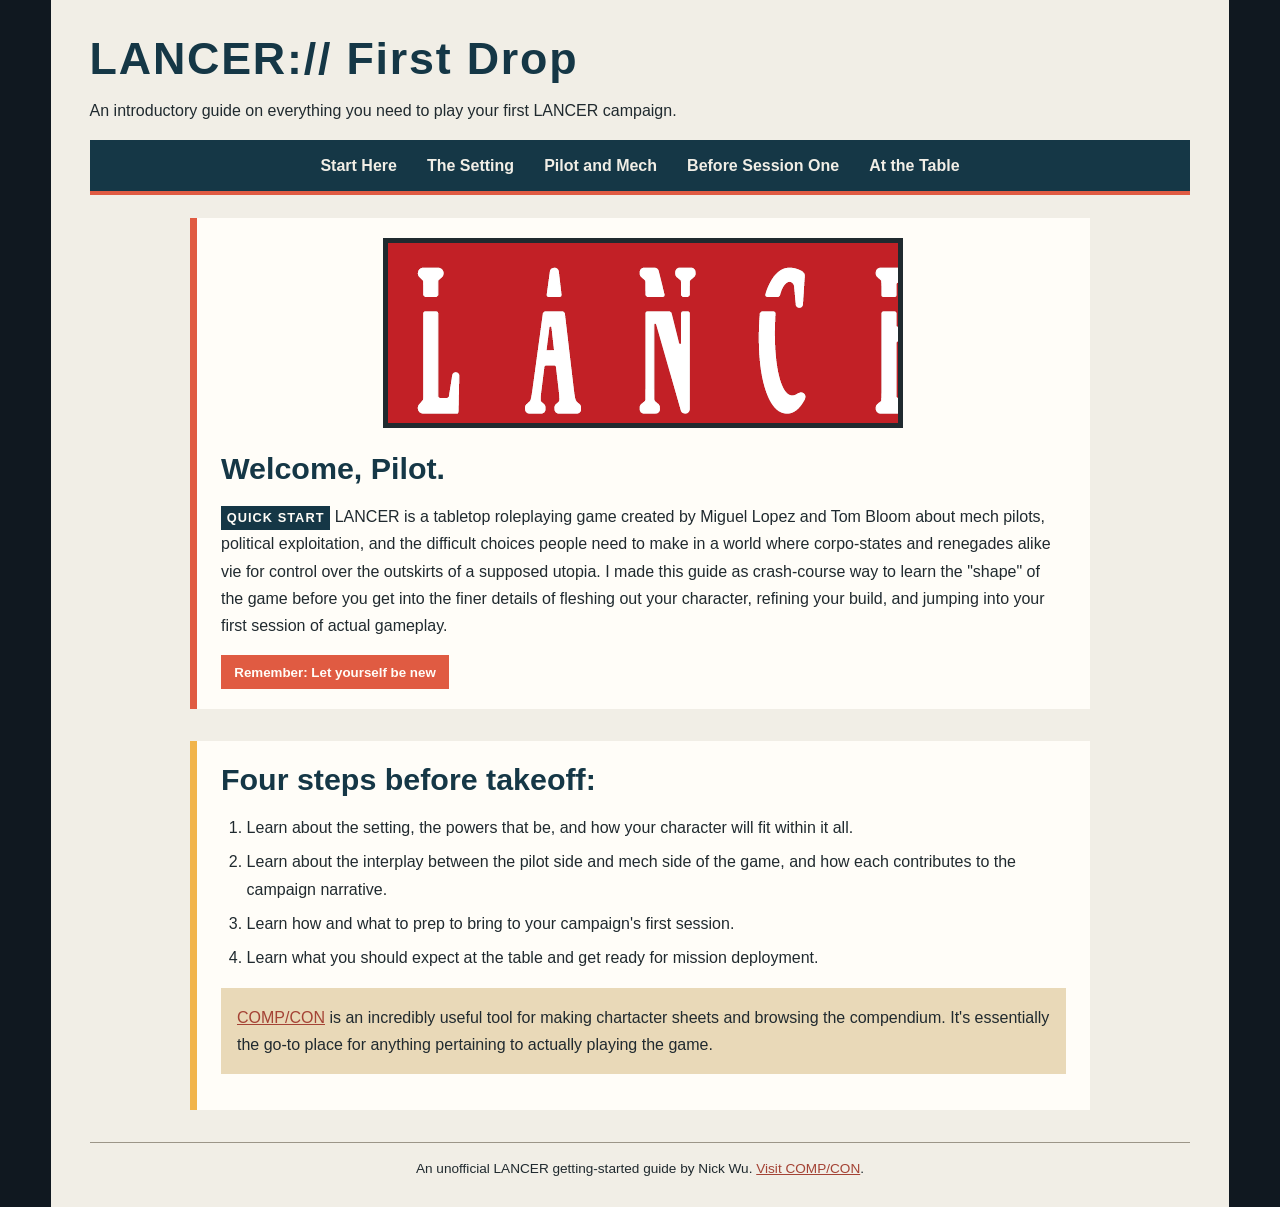
<file: index.html>
<!DOCTYPE html>
<html lang="en">
  <head>
    <meta charset="utf-8" />
    <title>LANCER:// First Drop</title>
    <link href="css/styles.css" rel="stylesheet" type="text/css" />
  </head>
  <body>
    <header role="banner">
      <h1>LANCER:// First Drop</h1>
      <p>An introductory guide on everything you need to play your first LANCER campaign.</p>
      <nav role="navigation">
        <ul>
          <li><a href="index.html" title="Read the LANCER guide overview">Start Here</a></li>
          <li><a href="setting.html" title="Get an introduction to the LANCER setting">The Setting</a></li>
          <li><a href="pilot-and-mech.html" title="Learn the basic pilot and mech choices">Pilot and Mech</a></li>
          <li><a href="first-drop.html" title="Learn what to do before the first session">Before Session One</a></li>
          <li><a href="at-the-table.html" title="Prepare for a first mission">At the Table</a></li>
        </ul>
      </nav>
    </header>
    <main role="main">
      <article role="article">
        <section class="intro">
          <!-- I used the object element here to embed an image into the page. I found the logo image and referenced it here. This is NOT best practice, <object> is mainly used to embed more complex files like PDFs. Static images should be embedded with <img> instead. -->
          <!-- The border attribute controls the old object's border presentation; I used border="5" to add some emphasis to the image, but still keep things clean. -->
          <object data="images/lancerlogo2.webp" type="image/svg+xml" border="5">
            LANCER TTRPG logo image
          </object>
          <h2>Welcome, Pilot.</h2>
          <!-- The span element marks a short phrase without starting a new block. I gave this one the class tag so CSS can give the QUICK START label its own visual treatment while keeping it inside the paragraph. -->
          <p><span class="tag">QUICK START</span> LANCER is a tabletop roleplaying game created by Miguel Lopez and Tom Bloom about mech pilots, political exploitation, and the difficult choices people need to make in a world where corpo-states and renegades alike vie for control over the outskirts of a supposed utopia. I made this guide as crash-course way to learn the &quot;shape&quot; of the game before you get into the finer details of fleshing out your character, refining your build, and jumping into your first session of actual gameplay.</p>
          <!-- The button element can be used to create an obvious interactive control for users. I implemented this one as a visible reminder with a command attribute, which will be explained further down. -->
          <button type="button" id="guide-button" command="show-guide" title="Show the guide's main reminder">Remember: Let yourself be new</button>
          <p id="guide-message" hidden>You do not need to memorize every single rule, and you don't need to play your character perfectly. Start with the basics, it&apos;s impossible to be a paragon player right off the bat. Give yourself permission to not know everything. Focus on just having fun, the rest will come naturally with time.</p>
        </section>
        <section>
          <h2>Four steps before takeoff:</h2>
          <ol>
            <li>Learn about the setting, the powers that be, and how your character will fit within it all.</li>
            <li>Learn about the interplay between the pilot side and mech side of the game, and how each contributes to the campaign narrative.</li>
            <li>Learn how and what to prep to bring to your campaign&apos;s first session.</li>
            <li>Learn what you should expect at the table and get ready for mission deployment.</li>
          </ol>
          <p class="callout"><a href="https://compcon.app/#/" title="Open the COMP/CON LANCER tool">COMP&sol;CON</a> is an incredibly useful tool for making chartacter sheets and browsing the compendium. It's essentially the go&dash;to place for anything pertaining to actually playing the game.</p>
          <!-- This script reads the button's command attribute and performs the matching action when the button is clicked. Command="show-guide" labels the button’s intended action, getAttribute("command") reads that label, the if statement checks the label, and finaly, the script reveals or hides the reminder when the button is clicked. -->
          <script>
            const guideButton = document.getElementById("guide-button"); 
            const guideMessage = document.getElementById("guide-message"); 
            const command = guideButton.getAttribute("command"); 
          
            guideButton.addEventListener("click", function () {
              if (command === "show-guide") {
                guideMessage.hidden = !guideMessage.hidden;
              }
            });
          </script>
        </section>
      </article>
    </main>
    <footer role="contentinfo">
      <p>An unofficial LANCER getting-started guide by Nick Wu. <a href="https://compcon.app/#/" title="Open the COMP&sol;CON LANCER tool">Visit COMP/CON</a>.</p>
    </footer>
  </body>
</html>
</file>
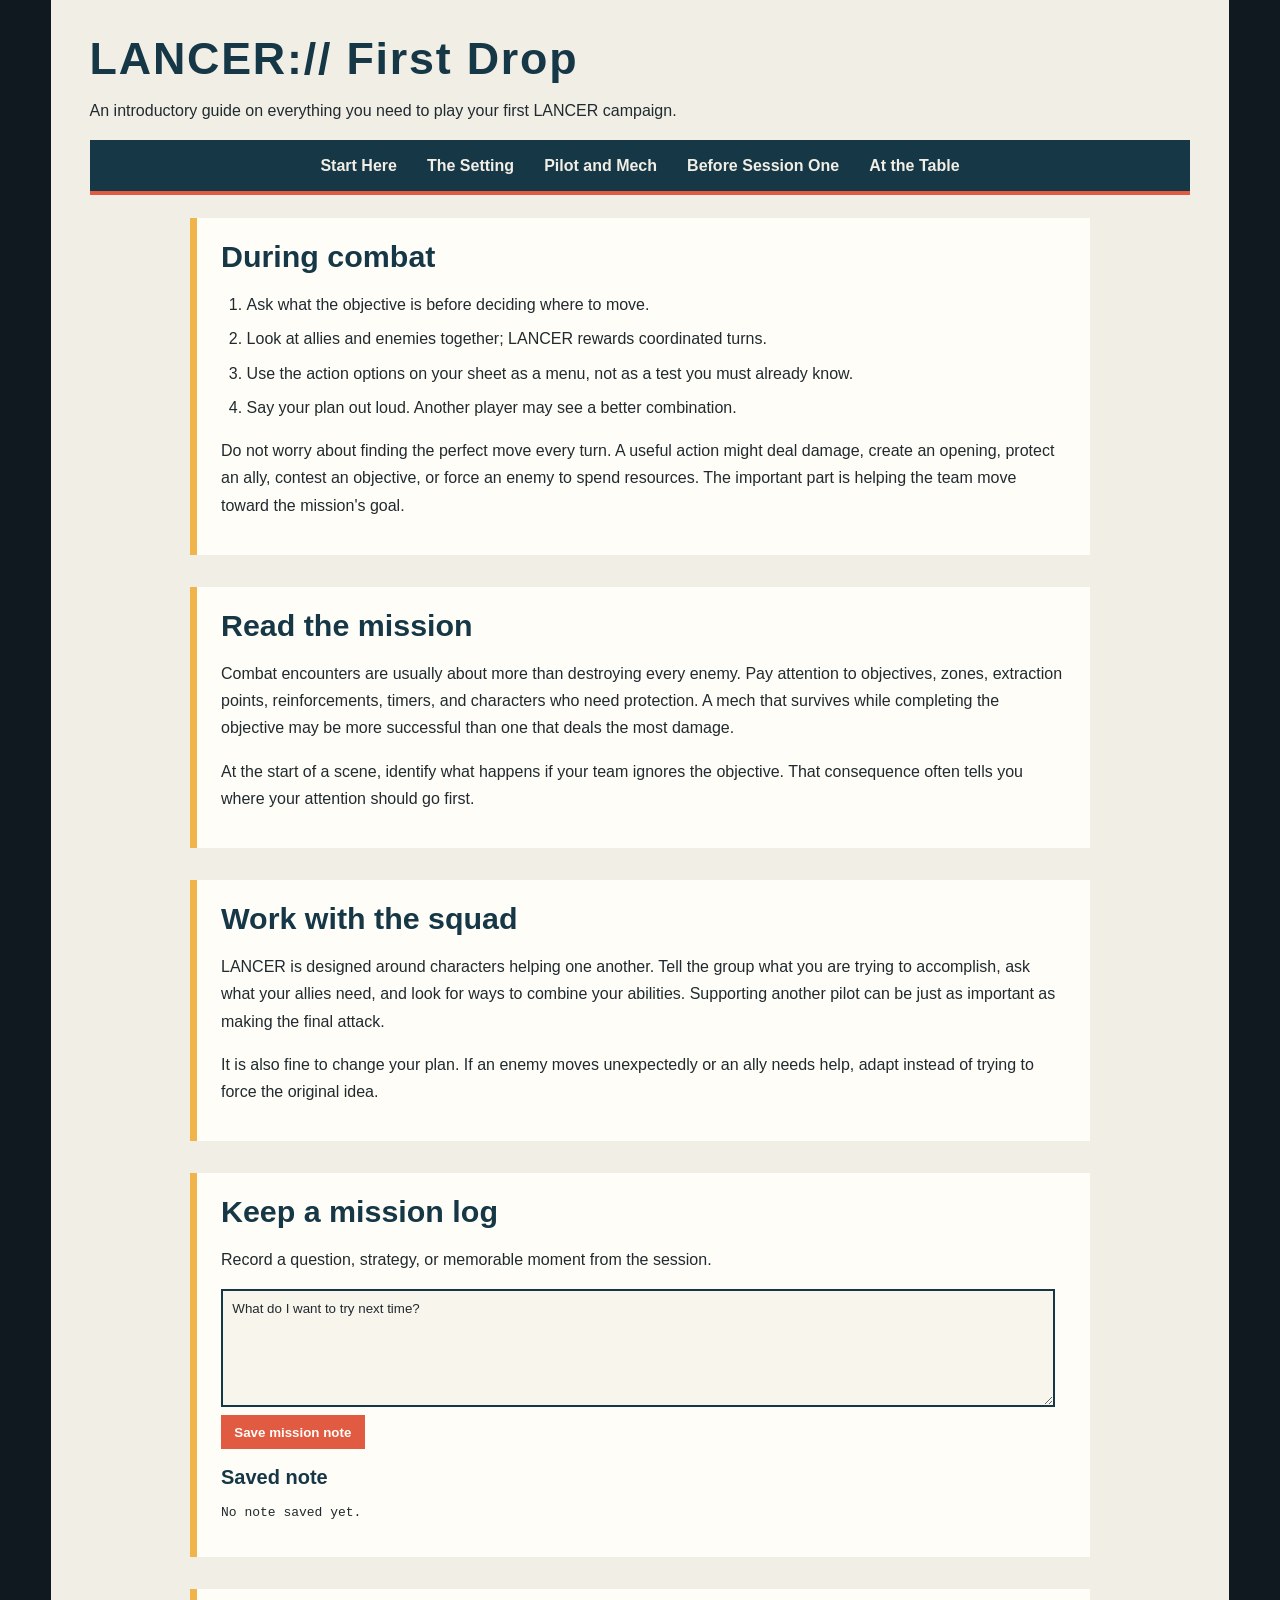
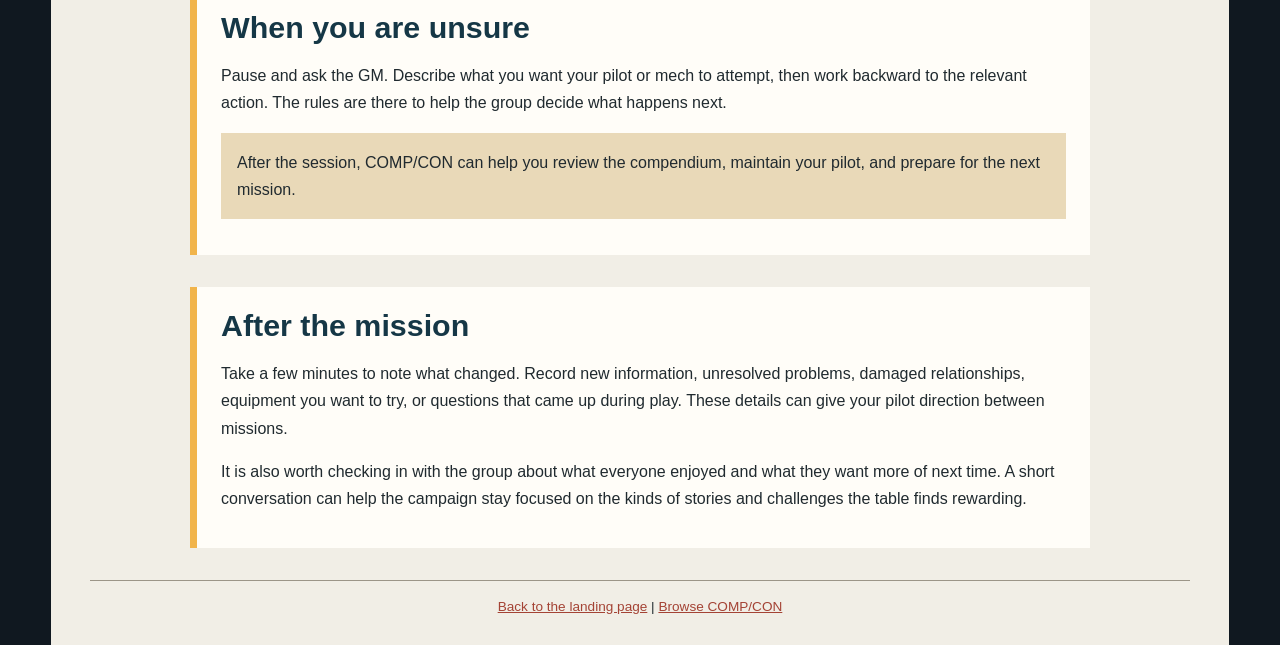
<file: at-the-table.html>
<!DOCTYPE html>
<html lang="en">
  <head>
    <meta charset="utf-8" />
    <title>At the Table | LANCER: First Drop</title>
    <link href="css/styles.css" rel="stylesheet" type="text/css" />
  </head>
  <body>
    <header role="banner">
      <h1>LANCER:// First Drop</h1>
      <p>An introductory guide on everything you need to play your first LANCER campaign.</p>
      <nav role="navigation">
        <ul>
          <li><a href="index.html" title="Read the LANCER guide overview">Start Here</a></li>
          <li><a href="setting.html" title="Get an introduction to the LANCER setting">The Setting</a></li>
          <li><a href="pilot-and-mech.html" title="Learn the basic pilot and mech choices">Pilot and Mech</a></li>
          <li><a href="first-drop.html" title="Learn what to do before the first session">Before Session One</a></li>
          <li><a href="at-the-table.html" title="Prepare for a first mission">At the Table</a></li>
        </ul>
      </nav>
    </header>
    <main role="main">
      <article role="article">
        <section>
          <h2>During combat</h2>
          <ol>
            <li>Ask what the objective is before deciding where to move.</li>
            <li>Look at allies and enemies together; LANCER rewards coordinated turns.</li>
            <li>Use the action options on your sheet as a menu, not as a test you must already know.</li>
            <li>Say your plan out loud. Another player may see a better combination.</li>
          </ol>
          <p>Do not worry about finding the perfect move every turn. A useful action might deal damage, create an opening, protect an ally, contest an objective, or force an enemy to spend resources. The important part is helping the team move toward the mission&apos;s goal.</p>
        </section>
        <section>
          <h2>Read the mission</h2>
          <p>Combat encounters are usually about more than destroying every enemy. Pay attention to objectives, zones, extraction points, reinforcements, timers, and characters who need protection. A mech that survives while completing the objective may be more successful than one that deals the most damage.</p>
          <p>At the start of a scene, identify what happens if your team ignores the objective. That consequence often tells you where your attention should go first.</p>
        </section>
        <section>
          <h2>Work with the squad</h2>
          <p>LANCER is designed around characters helping one another. Tell the group what you are trying to accomplish, ask what your allies need, and look for ways to combine your abilities. Supporting another pilot can be just as important as making the final attack.</p>
          <p>It is also fine to change your plan. If an enemy moves unexpectedly or an ally needs help, adapt instead of trying to force the original idea.</p>
        </section>
        <section>
          <h2>Keep a mission log</h2>
          <p>Record a question, strategy, or memorable moment from the session.</p>
          <form id="mission-log">
            <!-- The wrap attribute controls how textarea text is submitted. With wrap="hard", line breaks are added wherever the text wraps inside the textarea, whereas with wrap="soft", the text would wrap visually in the entry boxm, but not when submitted. The button uses a similar script to the one on index. -->
            <textarea id="mission-note" name="mission-note" cols="45" rows="5" wrap="hard" aria-label="Mission note">What do I want to try next time?</textarea>
            <p><button type="submit">Save mission note</button></p>
          </form>
          <h3>Saved note</h3>
          <pre id="saved-note">No note saved yet.</pre>
        </section>
        <section>
          <h2>When you are unsure</h2>
          <p>Pause and ask the GM. Describe what you want your pilot or mech to attempt, then work backward to the relevant action. The rules are there to help the group decide what happens next.</p>
          <p class="callout">After the session, COMP/CON can help you review the compendium, maintain your pilot, and prepare for the next mission.</p>
        </section>
        <section>
          <h2>After the mission</h2>
          <p>Take a few minutes to note what changed. Record new information, unresolved problems, damaged relationships, equipment you want to try, or questions that came up during play. These details can give your pilot direction between missions.</p>
          <p>It is also worth checking in with the group about what everyone enjoyed and what they want more of next time. A short conversation can help the campaign stay focused on the kinds of stories and challenges the table finds rewarding.</p>
        </section>
      </article>
    </main>
    <footer role="contentinfo">
      <p><a href="index.html" title="Return to the guide overview">Back to the landing page</a> | <a href="https://compcon.app/srd/" title="Browse LANCER information in COMP&sol;CON">Browse COMP&sol;CON</a></p>
    </footer>
          <script>
            const missionForm = document.getElementById("mission-log");
            const missionNote = document.getElementById("mission-note");
            const savedNote = document.getElementById("saved-note"); 
            
            missionForm.addEventListener("submit", function (event) {
              event.preventDefault(); 
              const formData = new FormData(missionForm);
              savedNote.textContent = formData.get("mission-note");
            });
          </script>
  </body>
</html>
</file>
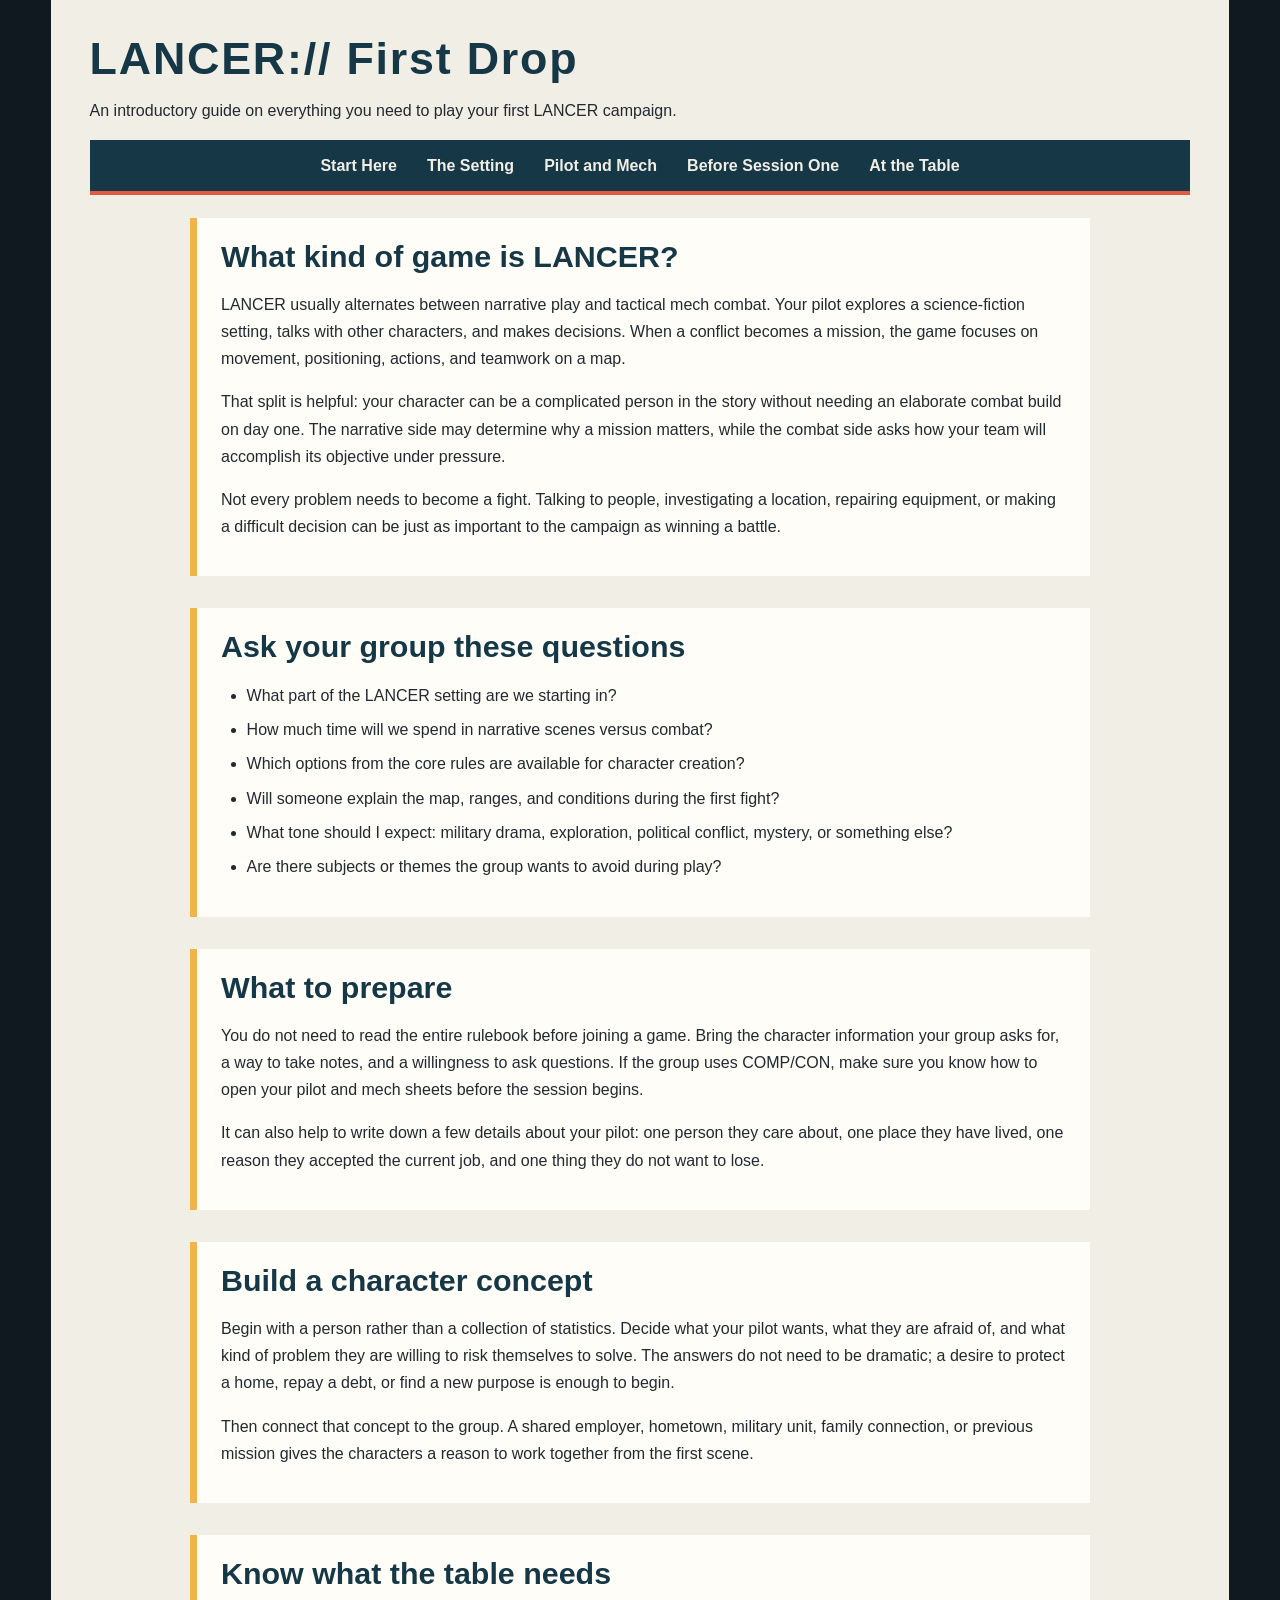
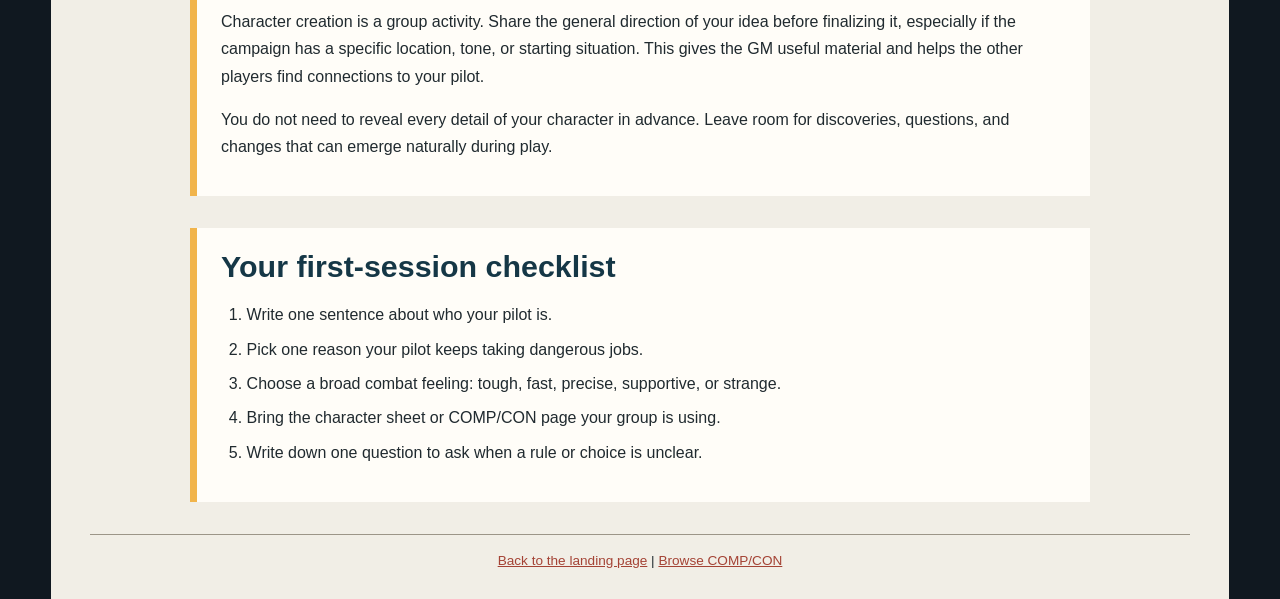
<file: first-drop.html>
<!DOCTYPE html>
<html lang="en">
  <head>
    <meta charset="utf-8" />
    <title>Before Session One | LANCER: First Drop</title>
    <link href="css/styles.css" rel="stylesheet" type="text/css" />
  </head>
  <body>
    <header role="banner">
      <h1>LANCER:// First Drop</h1>
      <p>An introductory guide on everything you need to play your first LANCER campaign.</p>
      <nav role="navigation">
        <ul>
          <li><a href="index.html" title="Read the LANCER guide overview">Start Here</a></li>
          <li><a href="setting.html" title="Get an introduction to the LANCER setting">The Setting</a></li>
          <li><a href="pilot-and-mech.html" title="Learn the basic pilot and mech choices">Pilot and Mech</a></li>
          <li><a href="first-drop.html" title="Learn what to do before the first session">Before Session One</a></li>
          <li><a href="at-the-table.html" title="Prepare for a first mission">At the Table</a></li>
        </ul>
      </nav>
    </header>
    <main role="main">
      <article role="article">
        <section>
          <h2>What kind of game is LANCER?</h2>
          <p>LANCER usually alternates between narrative play and tactical mech combat. Your pilot explores a science-fiction setting, talks with other characters, and makes decisions. When a conflict becomes a mission, the game focuses on movement, positioning, actions, and teamwork on a map.</p>
          <p>That split is helpful: your character can be a complicated person in the story without needing an elaborate combat build on day one. The narrative side may determine why a mission matters, while the combat side asks how your team will accomplish its objective under pressure.</p>
          <p>Not every problem needs to become a fight. Talking to people, investigating a location, repairing equipment, or making a difficult decision can be just as important to the campaign as winning a battle.</p>
        </section>
        <section>
          <h2>Ask your group these questions</h2>
          <ul>
            <li>What part of the LANCER setting are we starting in?</li>
            <li>How much time will we spend in narrative scenes versus combat?</li>
            <li>Which options from the core rules are available for character creation?</li>
            <li>Will someone explain the map, ranges, and conditions during the first fight?</li>
            <li>What tone should I expect: military drama, exploration, political conflict, mystery, or something else?</li>
            <li>Are there subjects or themes the group wants to avoid during play?</li>
          </ul>
        </section>
        <section>
          <h2>What to prepare</h2>
          <p>You do not need to read the entire rulebook before joining a game. Bring the character information your group asks for, a way to take notes, and a willingness to ask questions. If the group uses COMP/CON, make sure you know how to open your pilot and mech sheets before the session begins.</p>
          <p>It can also help to write down a few details about your pilot: one person they care about, one place they have lived, one reason they accepted the current job, and one thing they do not want to lose.</p>
        </section>
        <section>
          <h2>Build a character concept</h2>
          <p>Begin with a person rather than a collection of statistics. Decide what your pilot wants, what they are afraid of, and what kind of problem they are willing to risk themselves to solve. The answers do not need to be dramatic; a desire to protect a home, repay a debt, or find a new purpose is enough to begin.</p>
          <p>Then connect that concept to the group. A shared employer, hometown, military unit, family connection, or previous mission gives the characters a reason to work together from the first scene.</p>
        </section>
        <section>
          <h2>Know what the table needs</h2>
          <p>Character creation is a group activity. Share the general direction of your idea before finalizing it, especially if the campaign has a specific location, tone, or starting situation. This gives the GM useful material and helps the other players find connections to your pilot.</p>
          <p>You do not need to reveal every detail of your character in advance. Leave room for discoveries, questions, and changes that can emerge naturally during play.</p>
        </section>
        <section>
          <h2>Your first-session checklist</h2>
          <ol>
            <li>Write one sentence about who your pilot is.</li>
            <li>Pick one reason your pilot keeps taking dangerous jobs.</li>
            <li>Choose a broad combat feeling: tough, fast, precise, supportive, or strange.</li>
            <li>Bring the character sheet or COMP/CON page your group is using.</li>
            <li>Write down one question to ask when a rule or choice is unclear.</li>
          </ol>
        </section>
      </article>
    </main>
    <footer role="contentinfo">
      <p><a href="index.html" title="Return to the guide overview">Back to the landing page</a> | <a href="https://compcon.app/srd/" title="Browse LANCER information in COMP&sol;CON">Browse COMP&sol;CON</a></p>
    </footer>
  </body>
</html>
</file>
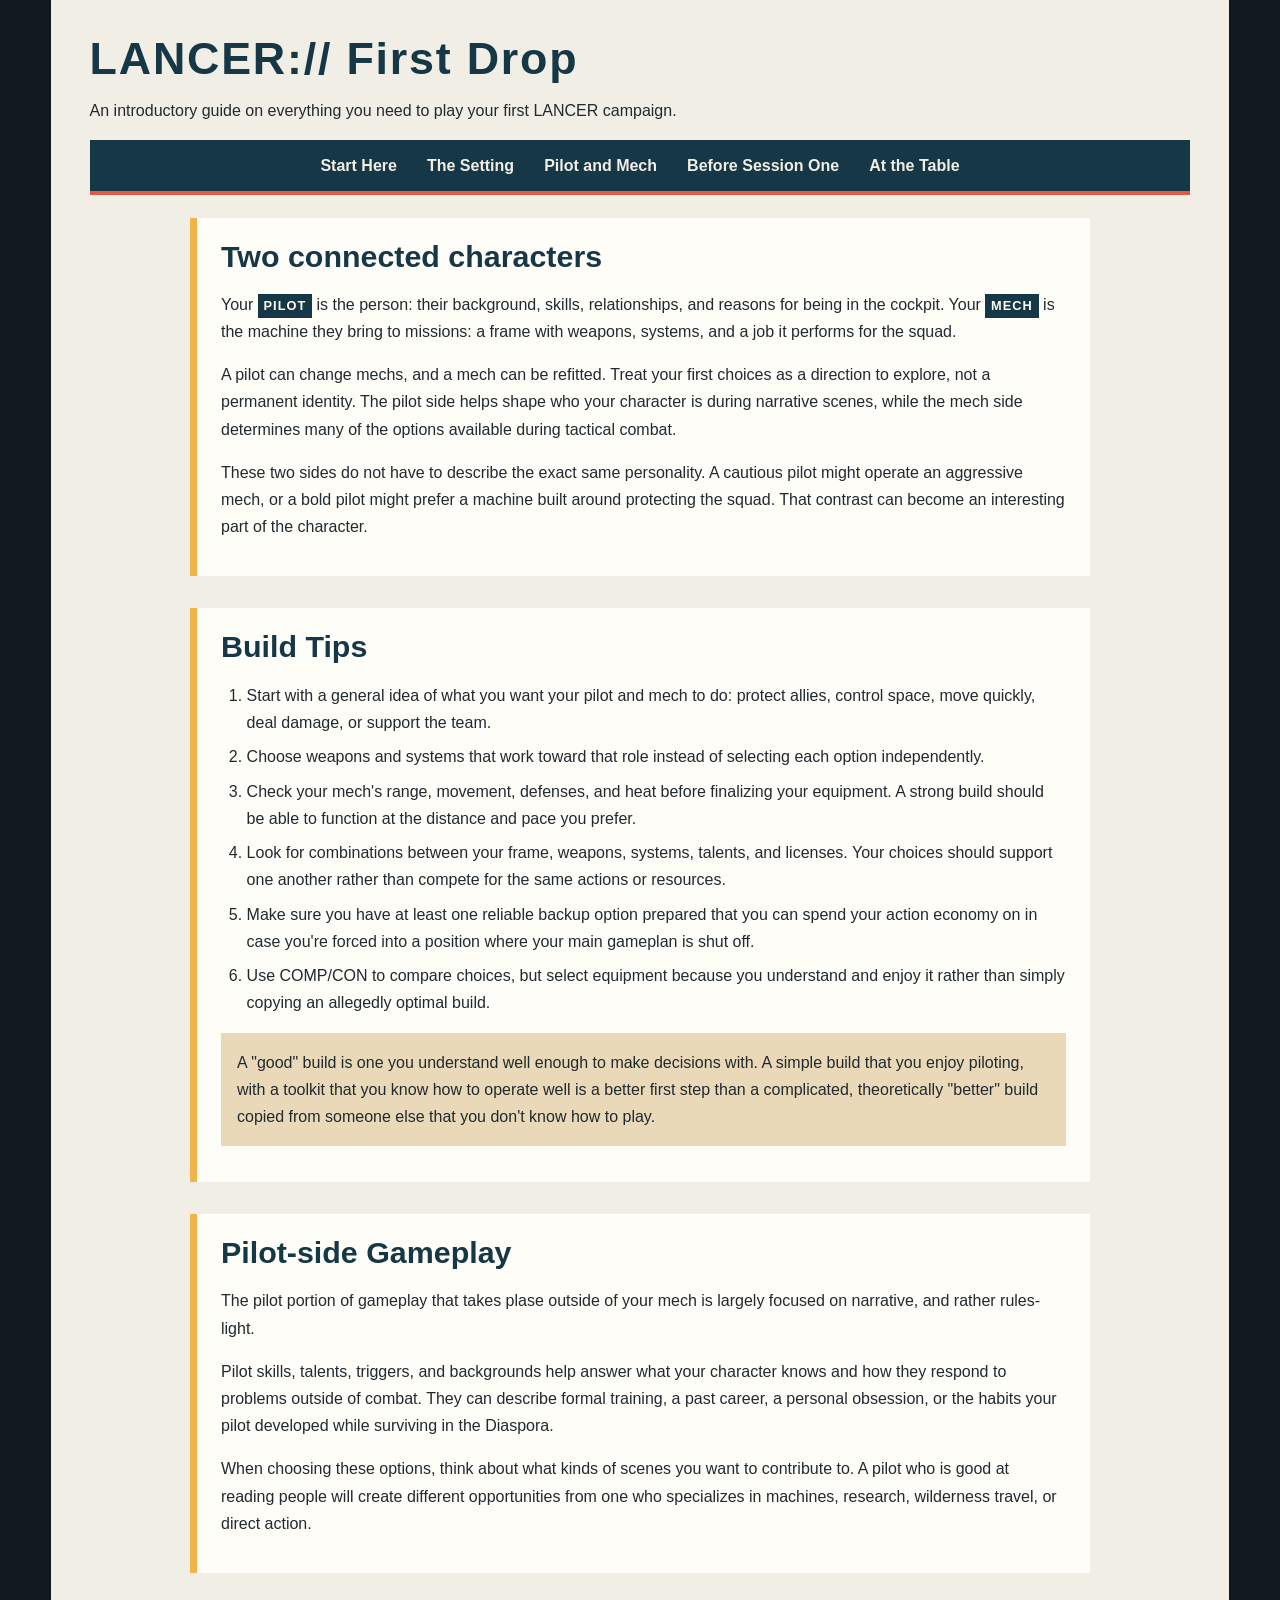
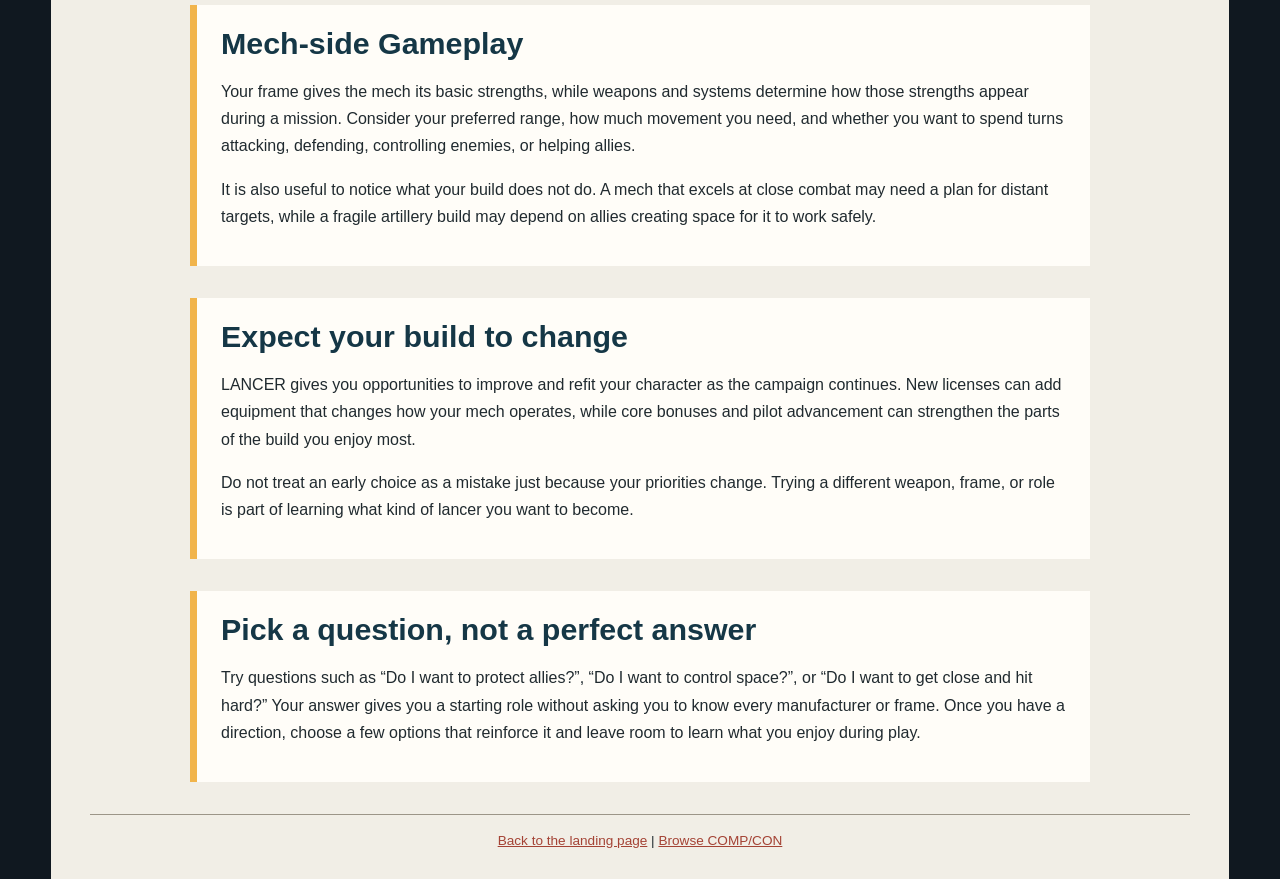
<file: pilot-and-mech.html>
<!DOCTYPE html>
<html lang="en">
  <head>
    <meta charset="utf-8" />
    <title>Pilot and Mech | LANCER: First Drop</title>
    <link href="css/styles.css" rel="stylesheet" type="text/css" />
  </head>
  <body>
    <header role="banner">
      <h1>LANCER:// First Drop</h1>
      <p>An introductory guide on everything you need to play your first LANCER campaign.</p>
      <nav role="navigation">
        <ul>
          <li><a href="index.html" title="Read the LANCER guide overview">Start Here</a></li>
          <li><a href="setting.html" title="Get an introduction to the LANCER setting">The Setting</a></li>
          <li><a href="pilot-and-mech.html" title="Learn the basic pilot and mech choices">Pilot and Mech</a></li>
          <li><a href="first-drop.html" title="Learn what to do before the first session">Before Session One</a></li>
          <li><a href="at-the-table.html" title="Prepare for a first mission">At the Table</a></li>
        </ul>
      </nav>
    </header>
    <main role="main">
      <article role="article">
        <section>
          <h2>Two connected characters</h2>
          <p>Your <span class="tag">PILOT</span> is the person: their background, skills, relationships, and reasons for being in the cockpit. Your <span class="tag">MECH</span> is the machine they bring to missions: a frame with weapons, systems, and a job it performs for the squad.</p>
          <p>A pilot can change mechs, and a mech can be refitted. Treat your first choices as a direction to explore, not a permanent identity. The pilot side helps shape who your character is during narrative scenes, while the mech side determines many of the options available during tactical combat.</p>
          <p>These two sides do not have to describe the exact same personality. A cautious pilot might operate an aggressive mech, or a bold pilot might prefer a machine built around protecting the squad. That contrast can become an interesting part of the character.</p>
        </section>
        <section>
          <h2>Build Tips</h2>
          <ol>
            <li>Start with a general idea of what you want your pilot and mech to do: protect allies, control space, move quickly, deal damage, or support the team.</li>
            <li>Choose weapons and systems that work toward that role instead of selecting each option independently.</li>
            <li>Check your mech&apos;s range, movement, defenses, and heat before finalizing your equipment. A strong build should be able to function at the distance and pace you prefer.</li>
            <li>Look for combinations between your frame, weapons, systems, talents, and licenses. Your choices should support one another rather than compete for the same actions or resources.</li>
            <li>Make sure you have at least one reliable backup option prepared that you can spend your action economy on in case you&apos;re forced into a position where your main gameplan is shut off.</li>
            <li>Use COMP/CON to compare choices, but select equipment because you understand and enjoy it rather than simply copying an allegedly optimal build.</li>
          </ol>
          <p class="callout">A &quot;good&quot; build is one you understand well enough to make decisions with. A simple build that you enjoy piloting, with a toolkit that you know how to operate well is a better first step than a complicated, theoretically &quot;better&quot; build copied from someone else that you don&apos;t know how to play.</p>
        </section>
        <section>
          <h2>Pilot-side Gameplay</h2>
          <p>The pilot portion of gameplay that takes plase outside of your mech is largely focused on narrative, and rather rules&dash;light. </p>
          <p>Pilot skills, talents, triggers, and backgrounds help answer what your character knows and how they respond to problems outside of combat. They can describe formal training, a past career, a personal obsession, or the habits your pilot developed while surviving in the Diaspora.</p>
          <p>When choosing these options, think about what kinds of scenes you want to contribute to. A pilot who is good at reading people will create different opportunities from one who specializes in machines, research, wilderness travel, or direct action.</p>
        </section>
        <section>
          <h2>Mech-side Gameplay</h2>
          <p>Your frame gives the mech its basic strengths, while weapons and systems determine how those strengths appear during a mission. Consider your preferred range, how much movement you need, and whether you want to spend turns attacking, defending, controlling enemies, or helping allies.</p>
          <p>It is also useful to notice what your build does not do. A mech that excels at close combat may need a plan for distant targets, while a fragile artillery build may depend on allies creating space for it to work safely.</p>
        </section>
        <section>
          <h2>Expect your build to change</h2>
          <p>LANCER gives you opportunities to improve and refit your character as the campaign continues. New licenses can add equipment that changes how your mech operates, while core bonuses and pilot advancement can strengthen the parts of the build you enjoy most.</p>
          <p>Do not treat an early choice as a mistake just because your priorities change. Trying a different weapon, frame, or role is part of learning what kind of lancer you want to become.</p>
        </section>
        <section>
          <h2>Pick a question, not a perfect answer</h2>
          <p>Try questions such as “Do I want to protect allies?”, “Do I want to control space?”, or “Do I want to get close and hit hard?” Your answer gives you a starting role without asking you to know every manufacturer or frame. Once you have a direction, choose a few options that reinforce it and leave room to learn what you enjoy during play.</p>
        </section>
      </article>
    </main>
    <footer role="contentinfo">
      <p><a href="index.html" title="Return to the guide overview">Back to the landing page</a> | <a href="https://compcon.app/srd/" title="Browse LANCER information in COMP&sol;CON">Browse COMP&sol;CON</a></p>
    </footer>
  </body>
</html>
</file>
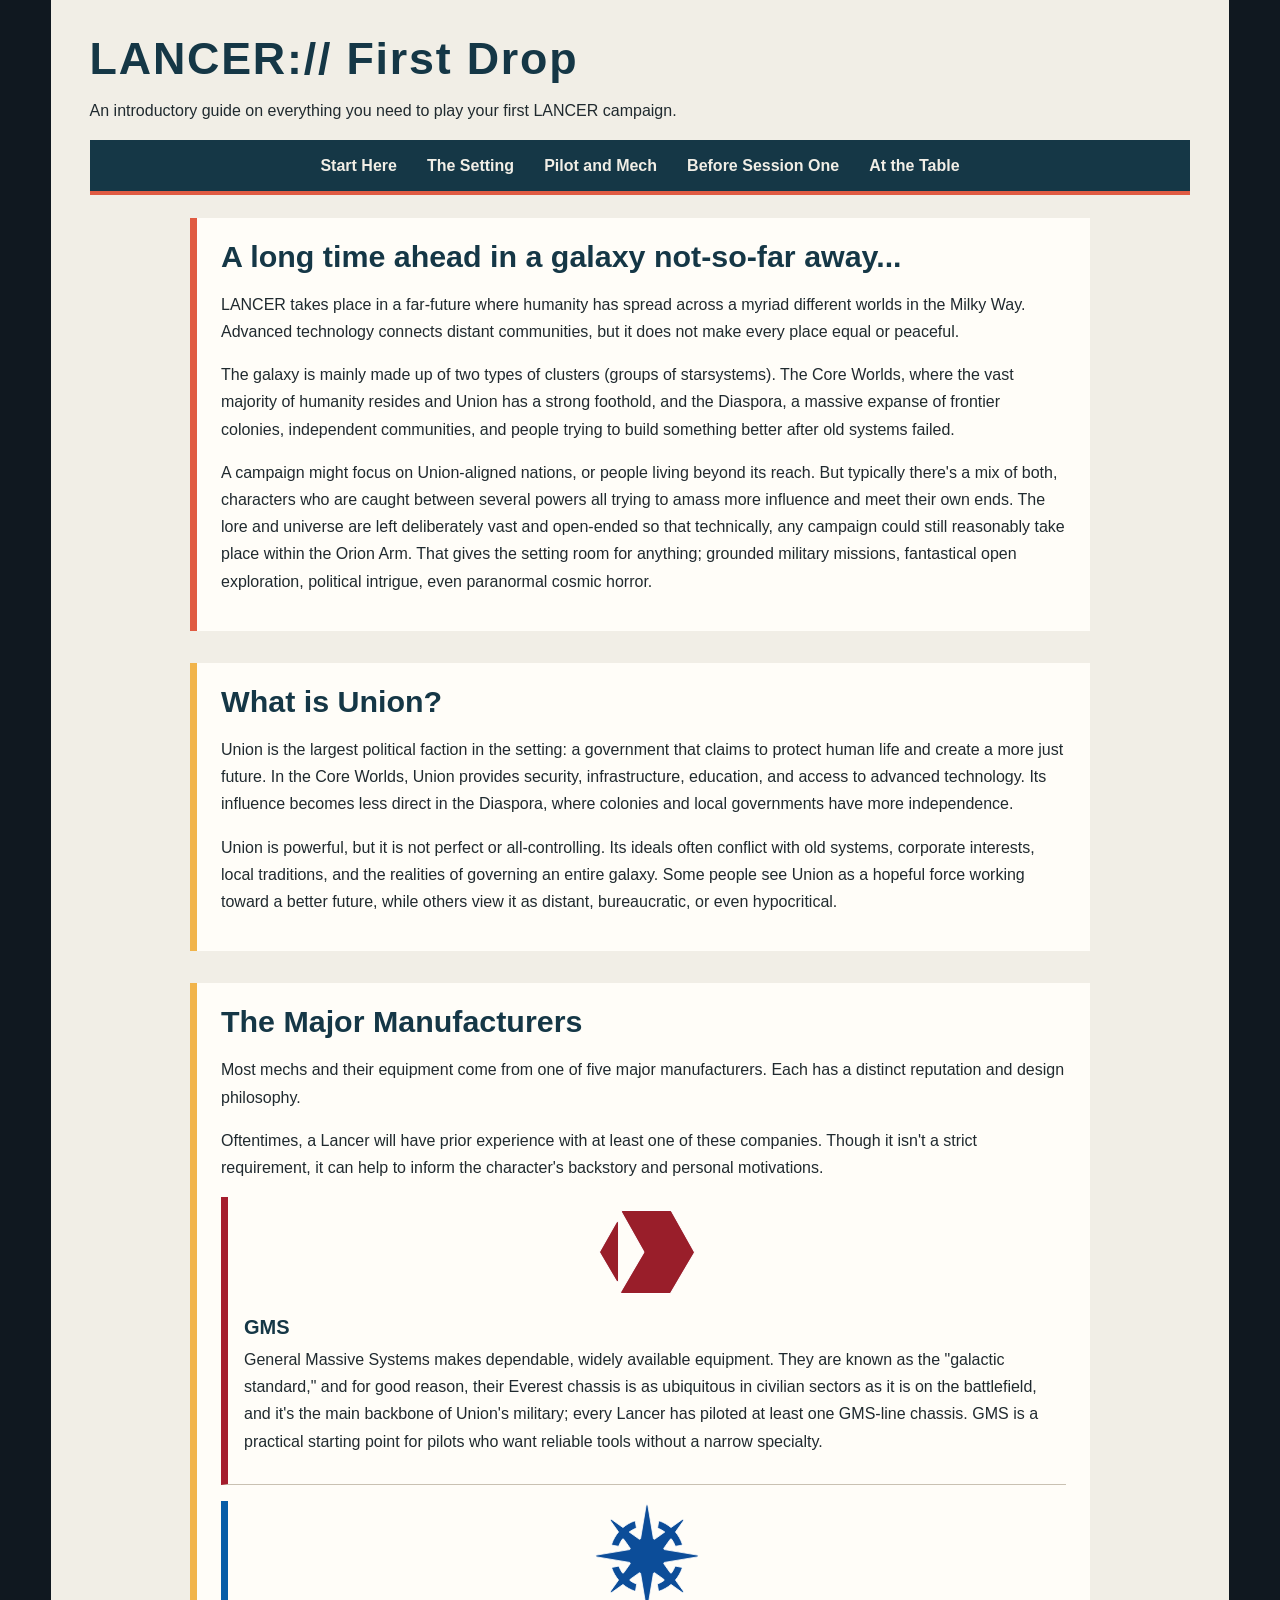
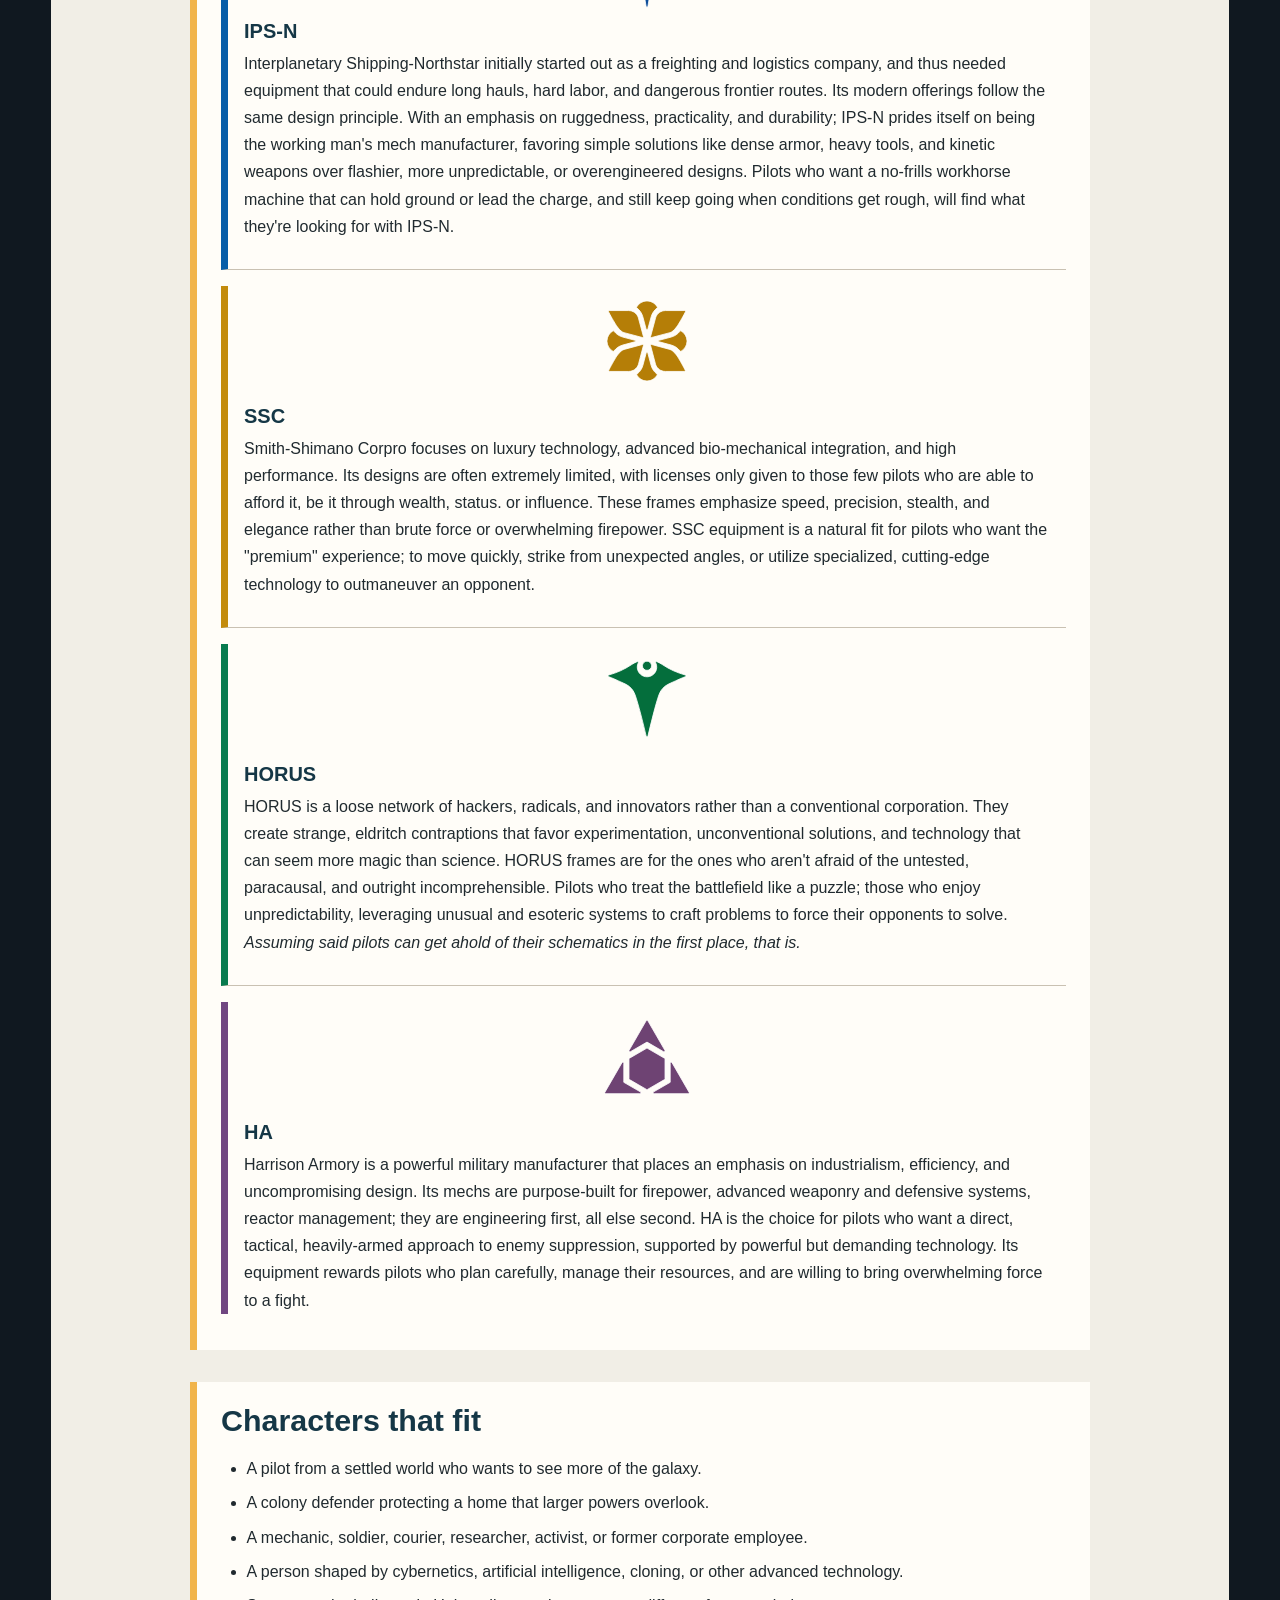
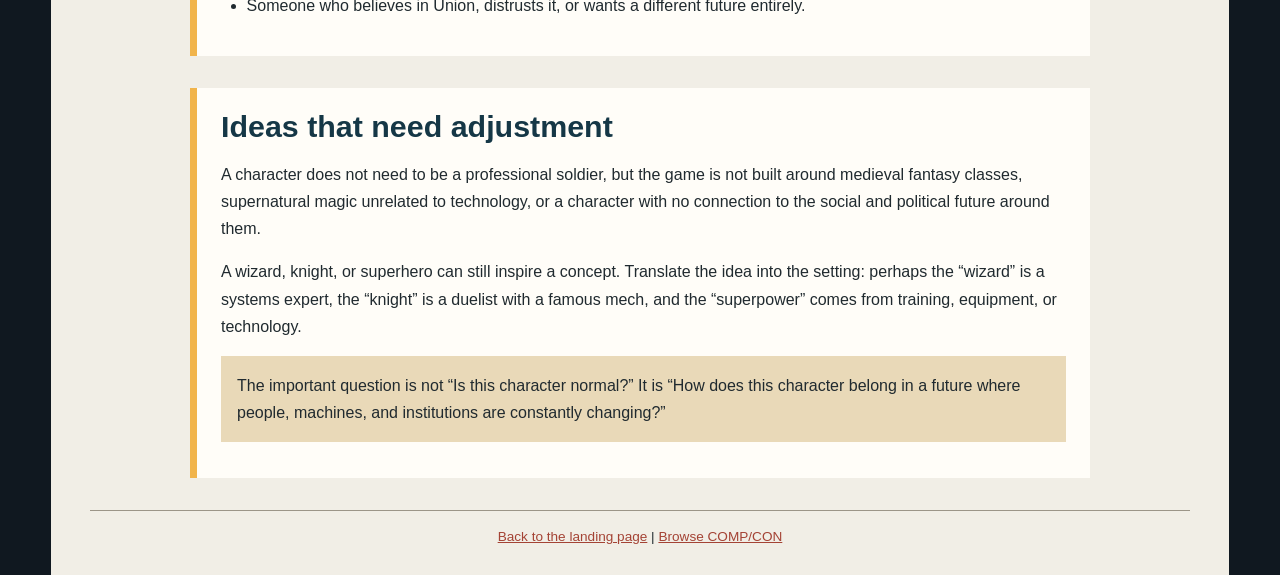
<file: setting.html>
<!DOCTYPE html>
<html lang="en">
  <head>
    <meta charset="utf-8" />
    <title>Introduction to the Setting | LANCER:// First Drop</title>
    <link href="css/styles.css" rel="stylesheet" type="text/css" />
  </head>
  <body>
    <header role="banner">
      <h1>LANCER:// First Drop</h1>
      <p>An introductory guide on everything you need to play your first LANCER campaign.</p>
      <nav role="navigation">
        <ul>
          <li><a href="index.html" title="Read the LANCER guide overview">Start Here</a></li>
          <li><a href="setting.html" title="Get an introduction to the LANCER setting">The Setting</a></li>
          <li><a href="pilot-and-mech.html" title="Learn the basic pilot and mech choices">Pilot and Mech</a></li>
          <li><a href="first-drop.html" title="Learn what to do before the first session">Before Session One</a></li>
          <li><a href="at-the-table.html" title="Prepare for a first mission">At the Table</a></li>
        </ul>
      </nav>
    </header>
    <main role="main">
      <article role="article">
        <section class="intro">
          <h2>A long time ahead in a galaxy not-so-far away...</h2>
          <p>LANCER takes place in a far-future where humanity has spread across a myriad different worlds in the Milky Way. Advanced technology connects distant communities, but it does not make every place equal or peaceful.</p>
          <p>The galaxy is mainly made up of two types of clusters (groups of starsystems). The Core Worlds, where the vast majority of humanity resides and Union has a strong foothold, and the Diaspora, a massive expanse of frontier colonies, independent communities, and people trying to build something better after old systems failed.</p>
          <p>A campaign might focus on Union-aligned nations, or people living beyond its reach. But typically there&apos;s a mix of both, characters who are caught between several powers all trying to amass more influence and meet their own ends. The lore and universe are left deliberately vast and open-ended so that technically, any campaign could still reasonably take place within the Orion Arm. That gives the setting room for anything; grounded military missions, fantastical open exploration, political intrigue, even paranormal cosmic horror.</p>
        </section>
        <section>
          <h2>What is Union?</h2>
          <p>Union is the largest political faction in the setting: a government that claims to protect human life and create a more just future. In the Core Worlds, Union provides security, infrastructure, education, and access to advanced technology. Its influence becomes less direct in the Diaspora, where colonies and local governments have more independence.</p>
          <p>Union is powerful, but it is not perfect or all-controlling. Its ideals often conflict with old systems, corporate interests, local traditions, and the realities of governing an entire galaxy. Some people see Union as a hopeful force working toward a better future, while others view it as distant, bureaucratic, or even hypocritical.</p>
        </section>
        <section>
          <h2>The Major Manufacturers</h2>
          <p>Most mechs and their equipment come from one of five major manufacturers. Each has a distinct reputation and design philosophy.</p> 
          <p>Oftentimes, a Lancer will have prior experience with at least one of these companies. Though it isn&apos;t a strict requirement, it can help to inform the character&apos;s backstory and personal motivations.</p>
          <section class="manufacturer gms">
            <img src="images/GMS_logo.svg" alt="GMS logo" width="110" height="72" class="manufacturerLogo" />
            <h3>GMS</h3>
            <p>General Massive Systems makes dependable, widely available equipment. They are known as the &quot;galactic standard,&quot; and for good reason, their Everest chassis is as ubiquitous in civilian sectors as it is on the battlefield, and it&apos;s the main backbone of Union&apos;s military; every Lancer has piloted at least one GMS-line chassis. GMS is a practical starting point for pilots who want reliable tools without a narrow specialty.</p>
          </section>
          <section class="manufacturer ipsn">
            <img src="images/IPS-N_logo.svg" alt="IPS-N logo" width="110" height="72" class="manufacturerLogo" />
            <h3>IPS-N</h3>
            <p>Interplanetary Shipping-Northstar initially started out as a freighting and logistics company, and thus needed equipment that could endure long hauls, hard labor, and dangerous frontier routes. Its modern offerings follow the same design principle. With an emphasis on ruggedness, practicality, and durability; IPS-N prides itself on being the working man&apos;s mech manufacturer, favoring simple solutions like dense armor, heavy tools, and kinetic weapons over flashier, more unpredictable, or overengineered designs. Pilots who want a no-frills workhorse machine that can hold ground or lead the charge, and still keep going when conditions get rough, will find what they&apos;re looking for with IPS-N.</p>
          </section>
          <section class="manufacturer ssc">
            <img src="images/SSC_logo.svg" alt="SSC logo" width="110" height="72" class="manufacturerLogo" />
            <h3>SSC</h3>
            <p>Smith-Shimano Corpro focuses on luxury technology, advanced bio-mechanical integration, and high performance. Its designs are often extremely limited, with licenses only given to those few pilots who are able to afford it, be it through wealth, status. or influence. These frames emphasize speed, precision, stealth, and elegance rather than brute force or overwhelming firepower. SSC equipment is a natural fit for pilots who want the &quot;premium&quot; experience; to move quickly, strike from unexpected angles, or utilize specialized, cutting-edge technology to outmaneuver an opponent.</p>
          </section>
          <section class="manufacturer horus">
            <img src="images/HORUS_logo.svg" alt="HORUS logo" width="110" height="72" class="manufacturerLogo" />
            <h3>HORUS</h3>
            <p>HORUS is a loose network of hackers, radicals, and innovators rather than a conventional corporation. They create strange, eldritch contraptions that favor experimentation, unconventional solutions, and technology that can seem more magic than science. HORUS frames are for the ones who aren&apos;t afraid of the untested, paracausal, and outright incomprehensible. Pilots who treat the battlefield like a puzzle; those who enjoy unpredictability, leveraging unusual and esoteric systems to craft problems to force their opponents to solve. <i>Assuming said pilots can get ahold of their schematics in the first place, that is.</i></p>
          </section>
          <section class="manufacturer ha">
            <img src="images/HA_logo.svg" alt="Harrison Armory logo" width="110" height="72" class="manufacturerLogo" />
            <h3>HA</h3>
            <p>Harrison Armory is a powerful military manufacturer that places an emphasis on industrialism, efficiency, and uncompromising design. Its mechs are purpose&dash;built for firepower, advanced weaponry and defensive systems, reactor management; they are engineering first, all else second. HA is the choice for pilots who want a direct, tactical, heavily-armed approach to enemy suppression, supported by powerful but demanding technology. Its equipment rewards pilots who plan carefully, manage their resources, and are willing to bring overwhelming force to a fight.</p>
          </section>
        </section>
        <section>
          <h2>Characters that fit</h2>
          <ul>
            <li>A pilot from a settled world who wants to see more of the galaxy.</li>
            <li>A colony defender protecting a home that larger powers overlook.</li>
            <li>A mechanic, soldier, courier, researcher, activist, or former corporate employee.</li>
            <li>A person shaped by cybernetics, artificial intelligence, cloning, or other advanced technology.</li>
            <li>Someone who believes in Union, distrusts it, or wants a different future entirely.</li>
          </ul>
        </section>
        <section>
          <h2>Ideas that need adjustment</h2>
          <p>A character does not need to be a professional soldier, but the game is not built around medieval fantasy classes, supernatural magic unrelated to technology, or a character with no connection to the social and political future around them.</p>
          <p>A wizard, knight, or superhero can still inspire a concept. Translate the idea into the setting: perhaps the “wizard” is a systems expert, the “knight” is a duelist with a famous mech, and the “superpower” comes from training, equipment, or technology.</p>
          <p class="callout">The important question is not “Is this character normal?” It is “How does this character belong in a future where people, machines, and institutions are constantly changing?”</p>
        </section>
      </article>
    </main>
    <footer role="contentinfo">
      <p><a href="index.html" title="Return to the guide overview">Back to the landing page</a> | <a href="https://compcon.app/srd/" title="Browse LANCER information in COMP&sol;CON">Browse COMP&sol;CON</a></p>
    </footer>
  </body>
</html>
</file>
<file: css/styles.css>
html, body {
  background: #101820;
  margin: 0;
}

body {
  width: 86%;
  max-width: 1120px;
  margin: 0 auto;
  padding: 2em 3% 0;
  background: #f1eee6;
  color: #202a2f;
  font-family: Arial, Helvetica, sans-serif;
  font-size: 100%;
  line-height: 1.7;
}

h1, h2, h3, h4, p, ul, ol {
  margin-top: 0;
}

h1, h2, h3, h4 {
  color: #153746;
  line-height: 1.2;
}

h1 {
  margin-bottom: .25em;
  font-size: 2.8em;
  letter-spacing: .04em;
}

h2 {
  margin-bottom: .55em;
  font-size: 1.9em;
}

h3 {
  margin-bottom: .35em;
  font-size: 1.25em;
}

p {
  margin-bottom: 1em;
}

a {
  color: #a44335;
}

a:hover {
  color: #64251f;
}

header {
  border-bottom: 4px solid #e05b42;
  margin-bottom: 1.4em;
}

header p {
  max-width: 760px;
}

nav {
  margin: 1em 0 0;
  padding: .75em 0;
  background: #153746;
}

nav ul {
  margin: 0;
  padding: 0;
  text-align: center;
}

nav li {
  display: inline;
  margin: 0 .8em;
}

nav a {
  color: #f1eee6;
  text-decoration: none;
  font-weight: bold;
}

nav a:hover {
  color: #f1b44b;
}

main {
  min-height: 500px;
}

article {
  max-width: 900px;
  margin: 0 auto;
}

section {
  margin-bottom: 2em;
  padding: 1.25em 1.5em;
  background: #fffdf8;
  border-left: 7px solid #f1b44b;
}

section.intro {
  border-left-color: #e05b42;
}

ul, ol {
  padding-left: 1.6em;
}

li {
  margin-bottom: .45em;
}

.tag {
  display: inline-block;
  padding: .1em .45em;
  background: #153746;
  color: #fffdf8;
  font-size: .8em;
  font-weight: bold;
  letter-spacing: .08em;
}

.callout {
  padding: 1em;
  background: #e9d9b8;
}

button {
  padding: .7em 1em;
  border: 0;
  background: #e05b42;
  color: #fffdf8;
  cursor: pointer;
  font-weight: bold;
}

button:hover {
  background: #a44335;
}

object {
  display: block;
  width: 100%;
  max-width: 510px;
  height: 180px;
  margin: 0 auto 1.4em;
}

.manufacturer {
  min-height: 92px;
  margin: 0 0 1em;
  padding: 0 1em .8em;
  background: transparent;
  border-left: 0;
  border-bottom: 1px solid #c9c1b2;
}

.manufacturer:last-child {
  margin-bottom: 0;
  padding-bottom: 0;
  border-bottom: 0;
}

.manufacturerLogo {
  display: block;
  width: 110px;
  height: 110px;
  margin: 0 auto .5em;
  object-fit: contain;
  overflow: visible;
}

.manufacturer h3 {
  clear: both;
}

.manufacturer.gms {
  border-left: 7px solid #a51d2d;
}

.manufacturer.ipsn {
  border-left: 7px solid #075da8;
}

.manufacturer.ssc {
  border-left: 7px solid #c38b0c;
}

.manufacturer.horus {
  border-left: 7px solid #087b4f;
}

.manufacturer.ha {
  border-left: 7px solid #704681;
}

.manufacturer.gms .manufacturerLogo {
  margin-left: auto;
  margin-right: auto;
  transform: scale(1.25);
}

textarea {
  width: 96%;
  min-height: 95px;
  padding: .7em;
  border: 2px solid #153746;
  background: #f8f5ed;
  color: #202a2f;
  font-family: Arial, Helvetica, sans-serif;
}

#saved-note {
  white-space: pre-wrap;
  overflow-wrap: anywhere;
  word-wrap: break-word;
}

footer {
  margin-top: 2em;
  padding: 1em 0;
  border-top: 1px solid #9c9588;
  text-align: center;
  font-size: .85em;
}
</file>
